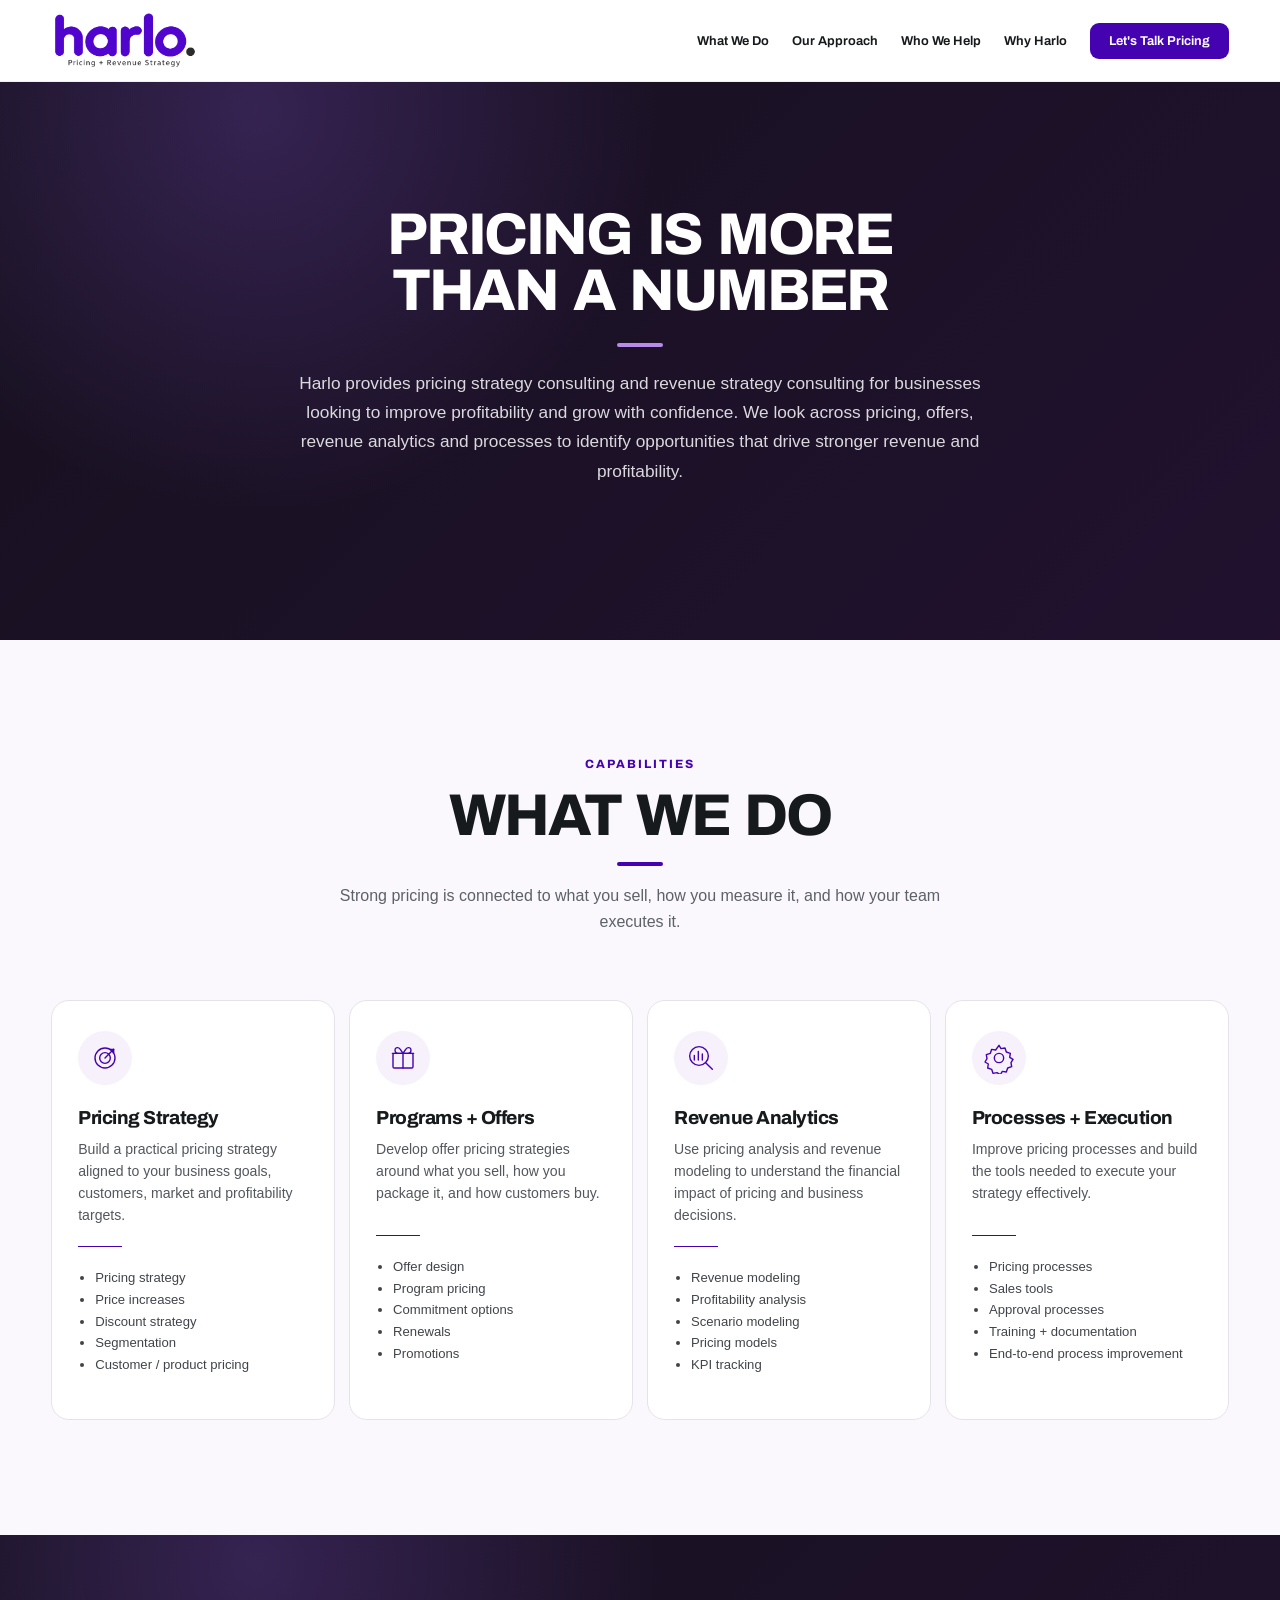
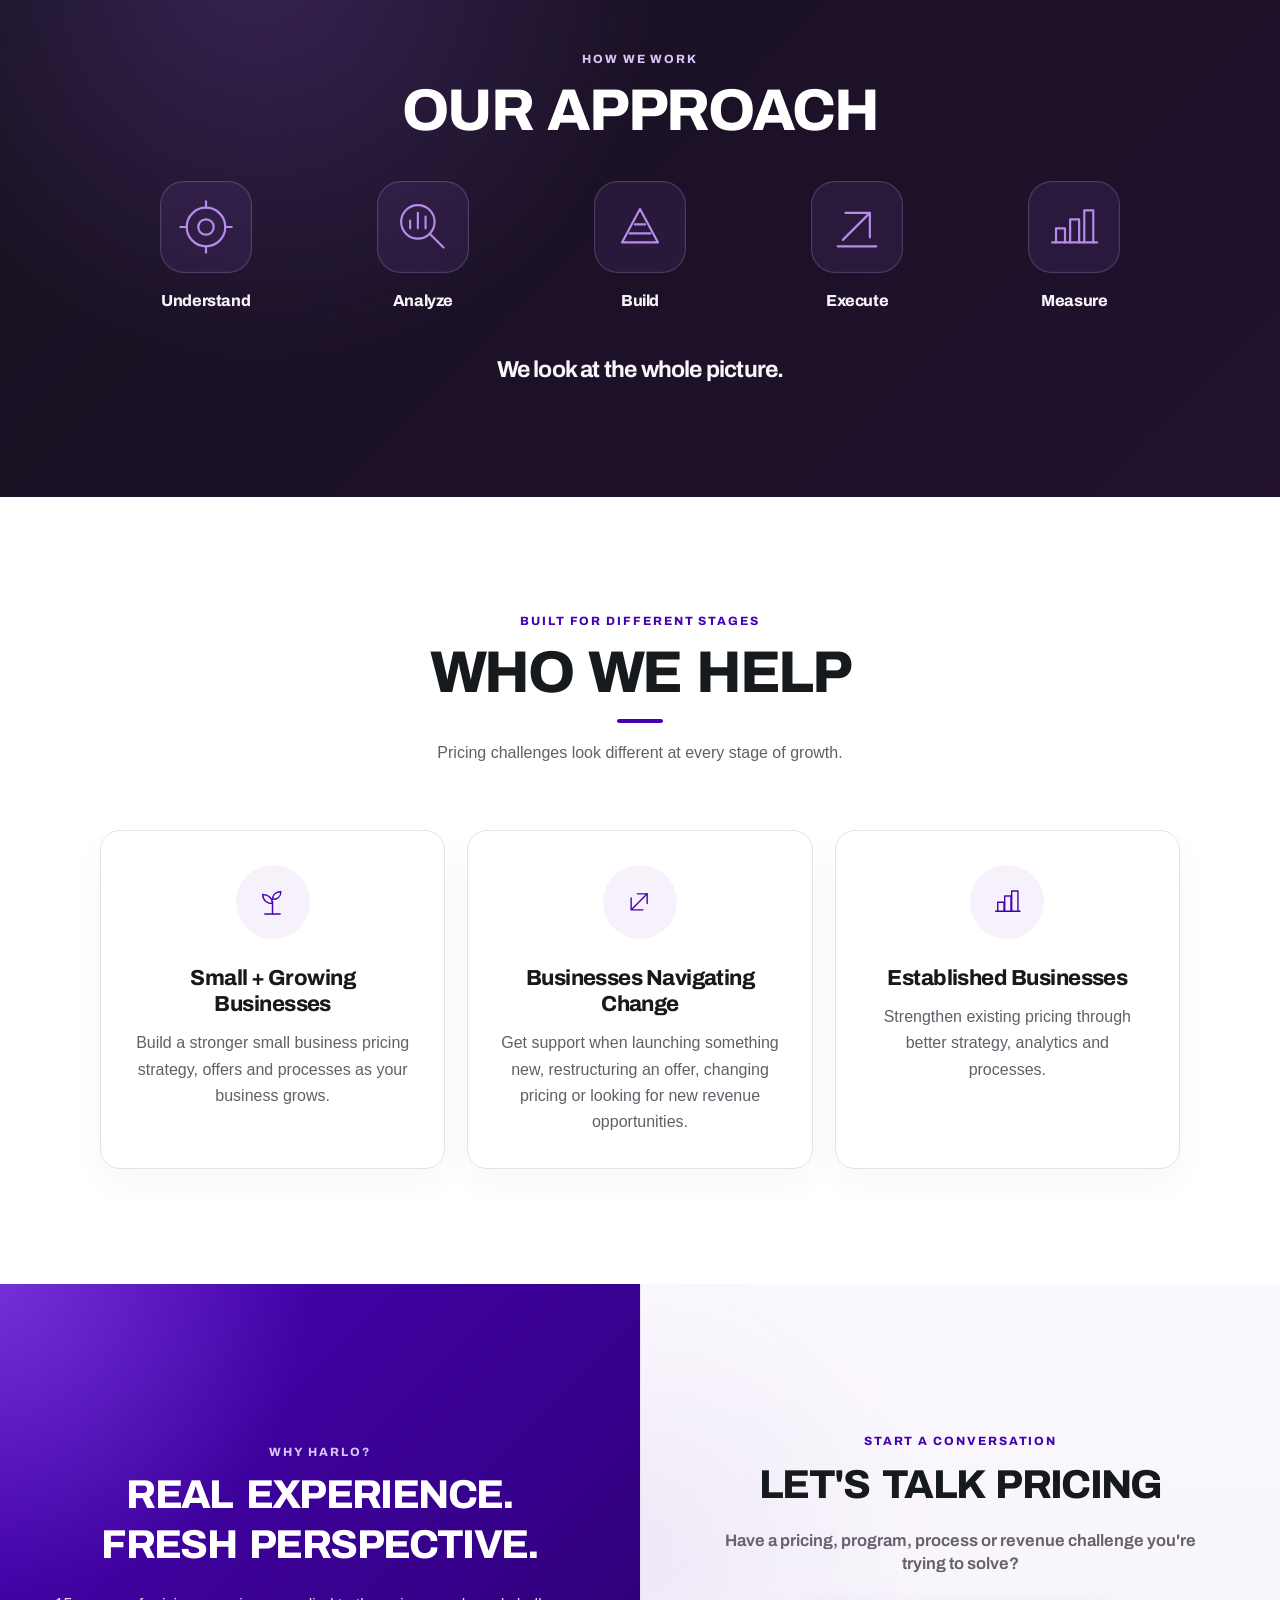
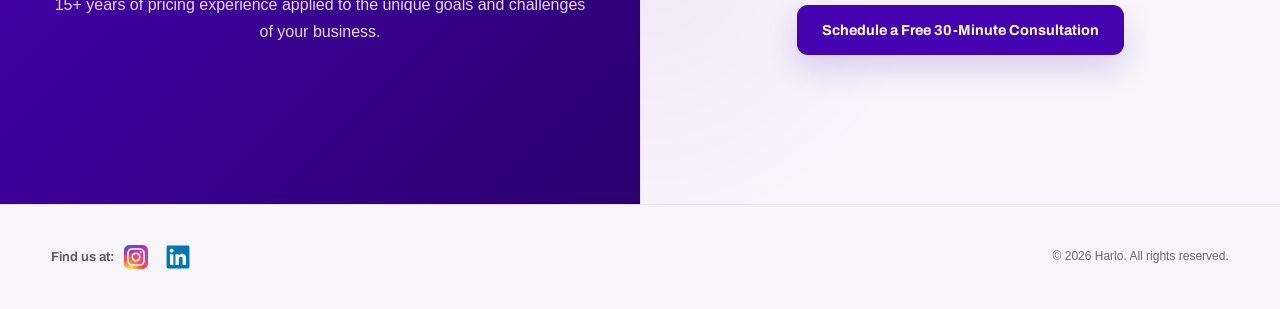
<file: index.html>
<!DOCTYPE html>
<html lang="en">
<head>
  <meta charset="UTF-8">
  <meta name="viewport" content="width=device-width, initial-scale=1.0">

  <title>Pricing Strategy Consultant | Harlo Pricing + Revenue Strategy</title>
  <meta name="description" content="Harlo provides pricing strategy consulting and revenue strategy consulting for growing businesses, including pricing analysis, revenue modeling, offer strategy and pricing process improvement.">
  <meta name="robots" content="index, follow">
  <link rel="canonical" href="https://www.harloconsulting.com/">
  <meta property="og:type" content="website">
  <meta property="og:title" content="Pricing Strategy Consultant | Harlo">
  <meta property="og:description" content="Pricing and revenue strategy consulting for growing businesses, from pricing analysis and revenue modeling to offer strategy and process improvement.">
  <meta property="og:url" content="https://www.harloconsulting.com/">

  <link rel="preconnect" href="https://fonts.googleapis.com">
  <link rel="preconnect" href="https://fonts.gstatic.com" crossorigin>
  <link
    href="https://fonts.googleapis.com/css2?family=Archivo:ital,wght@0,400;0,500;0,600;0,700;0,800;0,900;1,600;1,700;1,800&family=Bpmf+Huninn&display=swap"
    rel="stylesheet"
  >

  <link rel="stylesheet" href="assets/style.css">
  <script type="application/ld+json">
  {
    "@context": "https://schema.org",
    "@type": "ProfessionalService",
    "name": "Harlo",
    "url": "https://www.harloconsulting.com/",
    "description": "Pricing strategy consulting and revenue strategy consulting for growing businesses.",
    "serviceType": ["Pricing strategy consulting","Revenue strategy consulting","Pricing analysis","Revenue modeling","Offer pricing strategy","Pricing process improvement"]
  }
  </script>
</head>

<body>

  <header class="site-header">
    <a class="brand" href="#top" aria-label="Harlo home">
      <img
        class="brand-logo"
        src="assets/images/harlo-logo.png"
        alt="Harlo pricing and revenue strategy consulting"
      >
    </a>

    <nav class="site-nav" aria-label="Main navigation">
      <a href="#what-we-do">What We Do</a>
      <a href="#our-approach">Our Approach</a>
      <a href="#who-we-help">Who We Help</a>
      <a href="#why-harlo">Why Harlo</a>
      <a class="nav-cta" href="#lets-talk">Let's Talk Pricing</a>
    </nav>
  </header>

  <main id="top">

    <!-- HERO -->
    <section class="hero hero-centered" id="home">
      <div class="section-shell hero-shell">
        <h1>
          PRICING IS MORE
          <span>THAN A NUMBER</span>
        </h1>

        <div class="section-rule" aria-hidden="true"></div>

        <p class="hero-lede">
          Harlo provides pricing strategy consulting and revenue strategy consulting
          for businesses looking to improve profitability and grow with confidence.
          We look across pricing, offers, revenue analytics and processes to identify
          opportunities that drive stronger revenue and profitability.
        </p>
      </div>
    </section>


    <!-- WHAT WE DO -->
    <section class="section section-soft" id="what-we-do">
      <div class="section-shell">
        <div class="section-heading section-heading-centered">
          <p class="eyebrow">Capabilities</p>
          <h2>WHAT WE DO</h2>
          <div class="section-rule" aria-hidden="true"></div>
          <p>
            Strong pricing is connected to what you sell, how you measure it,
            and how your team executes it.
          </p>
        </div>

        <div class="services-grid">

          <article class="service-card">
            <div class="service-icon" aria-hidden="true">
              <svg viewBox="0 0 48 48">
                <circle cx="24" cy="24" r="15"></circle>
                <circle cx="24" cy="24" r="8"></circle>
                <path d="M24 24 37 11"></path>
                <path d="M32 11h5v5"></path>
              </svg>
            </div>

            <h3>Pricing Strategy</h3>

            <p>
              Build a practical pricing strategy aligned to your business goals,
              customers, market and profitability targets.
            </p>

            <div class="card-divider"></div>
            <ul>
              <li>Pricing strategy</li>
              <li>Price increases</li>
              <li>Discount strategy</li>
              <li>Segmentation</li>
              <li>Customer / product pricing</li>
            </ul>
          </article>


          <article class="service-card">
            <div class="service-icon" aria-hidden="true">
              <svg viewBox="0 0 48 48">
                <rect x="9" y="17" width="30" height="22" rx="2"></rect>
                <path d="M24 17v22M8 17h32M12 12c0-4 5-5 8-1l4 6H17c-3 0-5-2-5-5ZM36 12c0-4-5-5-8-1l-4 6h7c3 0 5-2 5-5Z"></path>
              </svg>
            </div>

            <h3>Programs + Offers</h3>

            <p>
              Develop offer pricing strategies around what you sell, how you package it,
              and how customers buy.
            </p>

            <div class="card-divider"></div>
            <ul>
              <li>Offer design</li>
              <li>Program pricing</li>
              <li>Commitment options</li>
              <li>Renewals</li>
              <li>Promotions</li>
            </ul>
          </article>


          <article class="service-card">
            <div class="service-icon" aria-hidden="true">
              <svg viewBox="0 0 48 48">
                <circle cx="21" cy="21" r="14"></circle>
                <path d="m31 31 10 10M14 27V20M20 27V14M26 27v-9"></path>
              </svg>
            </div>

            <h3>Revenue Analytics</h3>

            <p>
              Use pricing analysis and revenue modeling to understand the financial impact
              of pricing and business decisions.
            </p>

            <div class="card-divider"></div>
            <ul>
              <li>Revenue modeling</li>
              <li>Profitability analysis</li>
              <li>Scenario modeling</li>
              <li>Pricing models</li>
              <li>KPI tracking</li>
            </ul>
          </article>


          <article class="service-card">
            <div class="service-icon" aria-hidden="true">
              <svg viewBox="0 0 48 48">
                <circle cx="24" cy="24" r="7"></circle>
                <path d="m24 5 3 5 6-1 2 6 6 2-1 6 5 3-3 5 1 6-6 2-2 6-6-1-3 5-5-3-6 1-2-6-6-2 1-6-5-3 3-5-1-6 6-2 2-6 6 1Z"></path>
              </svg>
            </div>

            <h3>Processes + Execution</h3>

            <p>
              Improve pricing processes and build the tools needed to execute your strategy effectively.
            </p>

            <div class="card-divider"></div>
            <ul>
              <li>Pricing processes</li>
              <li>Sales tools</li>
              <li>Approval processes</li>
              <li>Training + documentation</li>
              <li>End-to-end process improvement</li>
            </ul>
          </article>

        </div>
      </div>
    </section>

        <!-- OUR APPROACH -->
    <section class="section section-dark approach-section" id="our-approach">
      <div class="section-shell">

        <div class="approach-heading">
          <p class="eyebrow eyebrow-light">How we work</p>
          <h2>OUR APPROACH</h2>
        </div>

        <div class="process-visuals">

          <div class="process-item">
            <div class="process-icon" aria-hidden="true">
              <svg viewBox="0 0 56 56">
                <circle cx="28" cy="28" r="15"></circle>
                <circle cx="28" cy="28" r="6"></circle>
                <path d="M28 13V8M43 28h5M28 43v5M13 28H8"></path>
              </svg>
            </div>
            <h3>Understand</h3>
          </div>

          <div class="process-item">
            <div class="process-icon" aria-hidden="true">
              <svg viewBox="0 0 56 56">
                <circle cx="24" cy="24" r="13"></circle>
                <path d="m34 34 10 10"></path>
                <path d="M18 29v-6M24 29V17M30 29v-9"></path>
              </svg>
            </div>
            <h3>Analyze</h3>
          </div>

          <div class="process-item">
            <div class="process-icon" aria-hidden="true">
              <svg viewBox="0 0 56 56">
                <path d="M14 40 28 14l14 26Z"></path>
                <path d="M20 33h16M24 26h8"></path>
              </svg>
            </div>
            <h3>Build</h3>
          </div>

          <div class="process-item">
            <div class="process-icon" aria-hidden="true">
              <svg viewBox="0 0 56 56">
                <path d="M17 38 38 17"></path>
                <path d="M19 17h19v19"></path>
                <path d="M13 43h30"></path>
              </svg>
            </div>
            <h3>Execute</h3>
          </div>

          <div class="process-item">
            <div class="process-icon" aria-hidden="true">
              <svg viewBox="0 0 56 56">
                <path d="M14 40V29h7v11M25 40V22h7v18M36 40V15h7v25"></path>
                <path d="M11 40h35"></path>
              </svg>
            </div>
            <h3>Measure</h3>
          </div>

        </div>

        <div class="approach-statement">
          <strong>We look at the whole picture.</strong>
        </div>

      </div>
    </section>


    <!-- WHO WE HELP -->
    <section class="section who-section" id="who-we-help">
      <div class="section-shell">

        <div class="section-heading section-heading-centered who-heading">
          <p class="eyebrow">Built for different stages</p>
          <h2>WHO WE HELP</h2>
          <div class="section-rule" aria-hidden="true"></div>
          <p>Pricing challenges look different at every stage of growth.</p>
        </div>

        <div class="audience-grid">

          <article class="audience-card">
            <div class="audience-icon" aria-hidden="true">
              <svg viewBox="0 0 56 56">
                <path d="M28 46V28"></path>
                <path d="M28 31c-8 0-14-5-14-13 8 0 14 5 14 13Z"></path>
                <path d="M28 25c7 0 12-4 12-11-7 0-12 4-12 11Z"></path>
                <path d="M17 46h22"></path>
              </svg>
            </div>
            <h3>Small + Growing Businesses</h3>
            <p>Build a stronger small business pricing strategy, offers and processes as your business grows.</p>
          </article>

          <article class="audience-card">
            <div class="audience-icon" aria-hidden="true">
              <svg viewBox="0 0 56 56">
                <path d="M17 39 39 17"></path>
                <path d="M25 17h14v14"></path>
                <path d="M16 23v17h17"></path>
              </svg>
            </div>
            <h3>Businesses Navigating Change</h3>
            <p>
              Get support when launching something new, restructuring an offer,
              changing pricing or looking for new revenue opportunities.
            </p>
          </article>

          <article class="audience-card">
            <div class="audience-icon" aria-hidden="true">
              <svg viewBox="0 0 56 56">
                <path d="M14 42V29h9v13"></path>
                <path d="M24 42V20h9v22"></path>
                <path d="M34 42V13h9v29"></path>
                <path d="M11 42h35"></path>
              </svg>
            </div>
            <h3>Established Businesses</h3>
            <p>Strengthen existing pricing through better strategy, analytics and processes.</p>
          </article>

        </div>
      </div>
    </section>





    <!-- WHY HARLO + CONTACT -->
    <div class="closing-split">
      <section class="why-section" id="why-harlo">
        <div class="why-shell">
          <p class="eyebrow eyebrow-light">WHY HARLO?</p>
          <h2><span>REAL EXPERIENCE.</span><span>FRESH PERSPECTIVE.</span></h2>
          <p class="why-lede">15+ years of pricing experience applied to the unique goals and challenges of your business.</p>
        </div>
      </section>

      <section class="contact-section" id="lets-talk">
        <div class="contact-shell">
          <div class="contact-copy">
            <p class="eyebrow">Start a conversation</p>
            <h2>LET'S TALK PRICING</h2>
            <p class="contact-lede">Have a pricing, program, process or revenue challenge you're trying to solve?</p>
            <a class="button button-primary contact-cta" href="mailto:natashj4@gmail.com?subject=Harlo%20Pricing%20Consultation">Schedule a Free 30-Minute Consultation</a>
          </div>
        </div>
      </section>
    </div>

  </main>

  <footer class="site-footer">
    <div class="footer-shell">
      <div class="footer-social">
        <span>Find us at:</span>
        <a
          class="instagram-link"
          href="https://www.instagram.com/"
          target="_blank"
          rel="noopener noreferrer"
          aria-label="Find Harlo on Instagram"
        >
          <img src="assets/images/instagram-logo.svg" class="instagram-logo">
        </a>
        <a
          class="linkedin-link"
          href="https://www.linkedin.com/"
          target="_blank"
          rel="noopener noreferrer"
          aria-label="Find Harlo on LinkedIn"
        >
          <img src="assets/images/linkedin-logo.svg" class="linkedin-logo">
        </a>
      </div>

      <p>© 2026 Harlo. All rights reserved.</p>
    </div>
  </footer>

</body>
</html>
</file>
<file: assets/style.css>
:root {
  --purple: #4502b0;
  --purple-deep: #2d006f;
  --purple-soft: #f6f1fb;
  --ink: #171a1d;
  --muted: #5d6168;
  --line: #dedee5;
  --white: #ffffff;
  --page: min(1240px, calc(100% - 8vw));
  --radius-sm: 14px;
  --radius-lg: 24px;
}

/* =========================================================
   RESET
========================================================= */

*,
*::before,
*::after {
  box-sizing: border-box;
}

html {
  scroll-behavior: smooth;
}

body {
  margin: 0;
  font-family: "Bpmf Huninn", sans-serif;
  color: var(--ink);
  background: var(--white);
  overflow-x: hidden;
}

img,
svg {
  display: block;
  max-width: 100%;
}

a {
  color: inherit;
  text-decoration: none;
}

button,
input,
textarea,
select {
  font: inherit;
}

/* =========================================================
   TYPOGRAPHY
========================================================= */

h1,
h2,
h3 {
  margin: 0;
  font-family: "Archivo", sans-serif;
}

h1 {
  font-size: clamp(3.7rem, 6.2vw, 6.8rem);
  font-weight: 780;
  line-height: 0.9;
  letter-spacing: -0.05em;
  text-transform: uppercase;
  word-spacing: 0.6rem;
}

h1 span {
  display: block;
}

h2 {
  font-size: clamp(2.5rem, 4.6vw, 4.9rem);
  font-weight: 770;
  line-height: 0.93;
  letter-spacing: -0.040em;
  text-transform: uppercase;
    word-spacing: 0.4rem;
}

h3 {
  font-size: 1.18rem;
  font-weight: 750;
  line-height: 1.2;
  letter-spacing: -0.025em;
}

p {
  margin: 0;
  font-size: 1rem;
  line-height: 1.65;
}

.eyebrow {
  margin-bottom: 13px;
  font-family: "Archivo", sans-serif;
  font-size: 0.75rem;
  font-weight: 760;
  letter-spacing: 0.16em;
  text-transform: uppercase;
  color: var(--purple);
}

.eyebrow-light {
  color: #d7c5f4;
}

/* =========================================================
   LAYOUT
========================================================= */

.section-shell {
  width: var(--page);
  margin: 0 auto;
}

.section {
  padding: clamp(82px, 9vw, 130px) 0;
}

.section-soft {
  background: #faf8fc;
}

.section-dark {
  color: var(--white);
  background:
    radial-gradient(circle at 20% 5%, rgba(137, 85, 222, 0.26), transparent 35%),
    linear-gradient(135deg, #17111f 0%, #21112f 100%);
}

.section-heading {
  max-width: 760px;
}

.section-heading-centered {
  margin: 0 auto clamp(42px, 5vw, 66px);
  text-align: center;
}

.section-heading-centered > p:last-child {
  max-width: 620px;
  margin: 17px auto 0;
  color: var(--muted);
}

.section-rule {
  width: 46px;
  height: 4px;
  margin: 19px auto 0;
  border-radius: 999px;
  background: var(--purple);
}

/* =========================================================
   HEADER
========================================================= */

.site-header {
  position: sticky;
  top: 0;
  z-index: 1000;
  width: 100%;
  min-height: 82px;
  margin: 0;
  padding-left: max(4vw, calc((100vw - 1240px) / 2));
  padding-right: max(4vw, calc((100vw - 1240px) / 2));
  display: flex;
  align-items: center;
  justify-content: space-between;
  gap: 28px;
  background: rgba(255, 255, 255, 0.94);
  border-bottom: 1px solid rgba(23, 26, 29, 0.06);
  backdrop-filter: blur(10px);
  -webkit-backdrop-filter: blur(10px);
}

.brand {
  display: inline-flex;
  align-items: center;
}

.brand-logo {
  display: block;
  width: clamp(148px, 11vw, 172px);
  height: auto;
  object-fit: contain;
}

.site-nav {
  display: flex;
  align-items: center;
  gap: clamp(17px, 1.8vw, 28px);
}

.site-nav > a {
  position: relative;
  font-family: "Archivo", sans-serif;
  font-size: 0.80rem;
  font-weight: 650;
  white-space: nowrap;
}

.site-nav > a:not(.nav-cta)::after {
  content: "";
  position: absolute;
  left: 0;
  right: 100%;
  bottom: -7px;
  height: 2px;
  background: var(--purple);
  transition: right 180ms ease;
}

.site-nav > a:not(.nav-cta):hover::after {
  right: 0;
}

.nav-cta {
  padding: 11px 19px;
  border-radius: 9px;
  color: var(--white);
  background: var(--purple);
}

/* =========================================================
   BUTTONS
========================================================= */

.button {
  min-height: 50px;
  display: inline-flex;
  align-items: center;
  justify-content: center;
  padding: 0 25px;
  border-radius: 11px;
  font-family: "Archivo", sans-serif;
  font-size: 0.9rem;
  font-weight: 700;
  transition: transform 160ms ease, box-shadow 160ms ease, background-color 160ms ease;
}

.button:hover {
  transform: translateY(-2px);
}

.button-primary {
  color: var(--white);
  background: var(--purple);
  box-shadow: 0 12px 30px rgba(69, 2, 176, 0.18);
}

.button-primary:hover {
  background: #39018f;
  box-shadow: 0 16px 34px rgba(69, 2, 176, 0.25);
}

.button-wide {
  width: 100%;
}

/* =========================================================
   HERO
========================================================= */

.hero {
  color: var(--white);
  background:
    radial-gradient(circle at 20% 5%, rgba(137, 85, 222, 0.26), transparent 35%),
    linear-gradient(135deg, #17111f 0%, #21112f 100%);
  border-top: 0;
  border-bottom: 0;
}

.hero-shell {
  min-height: clamp(500px, 62vh, 650px);
  max-width: 980px;
  display: flex;
  flex-direction: column;
  align-items: center;
  justify-content: center;
  padding: clamp(72px, 8vw, 108px) 0;
  text-align: center;
}

.hero h1 {
  max-width: 900px;
  font-size: clamp(2.5rem, 4.6vw, 4.9rem);
  font-weight: 770;
  line-height: 0.95;
  letter-spacing: -0.04em;
  word-spacing: 0.4rem;
}

.hero .section-rule {
  margin-top: 24px;
  background: #b78bea;
}

.hero-lede {
  max-width: 700px;
  margin: 22px auto 29px;
  font-size: clamp(1.02rem, 1.35vw, 1.16rem);
  line-height: 1.7;
  color: rgba(255, 255, 255, 0.84);
}

/* =========================================================
   SERVICES
========================================================= */

.services-grid {
  display: grid;
  grid-template-columns: repeat(4, minmax(0, 1fr));
  gap: 14px;
}

.service-card {
  min-height: 420px;
  display: flex;
  flex-direction: column;
  padding: 30px 26px;
  border: 1px solid #e6e2eb;
  border-radius: 18px;
  background: var(--white);
  transition: transform 180ms ease, box-shadow 180ms ease, border-color 180ms ease;
}

.service-card:hover {
  transform: translateY(-5px);
  border-color: rgba(69, 2, 176, 0.25);
  box-shadow: 0 20px 40px rgba(33, 24, 47, 0.07);
}

.service-icon,
.audience-icon {
  display: grid;
  place-items: center;
  border-radius: 50%;
  background: var(--purple-soft);
}

.service-icon {
  width: 54px;
  height: 54px;
  margin-bottom: 22px;
}

.service-icon svg {
  width: 32px;
  height: 32px;
}

.service-icon svg,
.audience-icon svg,
.process-icon svg {
  fill: none;
  stroke: var(--purple);
  stroke-width: 2.1;
  stroke-linecap: round;
  stroke-linejoin: round;
}

.service-card h3 {
  margin-bottom: 10px;
}

.service-card > p {
  min-height: 76px;
  font-size: 0.88rem;
  line-height: 1.55;
  color: #53575e;
}

.card-divider {
  width: 44px;
  height: 1px;
  margin: 20px 0;
  background: var(--purple);
}


.service-card ul {
  margin: 0;
  padding-left: 17px;
  font-size: 0.82rem;
  line-height: 1.65;
  color: #40444a;
}

/* =========================================================
   WHO WE HELP
========================================================= */

.who-section {
  background: var(--white);
}

.who-heading {
  max-width: 760px;
}

.audience-grid {
  max-width: 1080px;
  margin: 0 auto;
  display: grid;
  grid-template-columns: repeat(3, minmax(0, 1fr));
  gap: 22px;
}

.audience-card {
  min-height: 310px;
  display: flex;
  flex-direction: column;
  align-items: center;
  padding: 34px 30px 32px;
  border: 1px solid #e7e2eb;
  border-radius: 20px;
  background: #fff;
  text-align: center;
  box-shadow: 0 14px 35px rgba(38, 28, 52, 0.035);
}

.audience-icon {
  width: 74px;
  height: 74px;
  margin-bottom: 26px;
}

.audience-icon svg {
  width: 39px;
  height: 39px;
  stroke-width: 2;
}

.audience-card h3 {
  max-width: 280px;
  margin-bottom: 13px;
  font-size: clamp(1.25rem, 1.7vw, 1.55rem);
}

.audience-card p {
  max-width: 320px;
  color: var(--muted);
}

/* =========================================================
   OUR APPROACH
========================================================= */

.approach-section {
  overflow: hidden;
}

.approach-heading {
  margin: 0 auto clamp(30px, 4vw, 44px);
  text-align: center;
}

.process-visuals {
  max-width: 1060px;
  margin: 0 auto;
  display: grid;
  grid-template-columns: repeat(5, minmax(0, 1fr));
  gap: clamp(14px, 2vw, 28px);
}

.process-item {
  display: flex;
  flex-direction: column;
  align-items: center;
  text-align: center;
}

.process-icon {
  width: 92px;
  height: 92px;
  display: grid;
  place-items: center;
  margin-bottom: 18px;
  border: 1px solid rgba(205, 182, 242, 0.22);
  border-radius: 24px;
  background: rgba(151, 103, 226, 0.1);
  box-shadow: inset 0 0 0 1px rgba(255,255,255,0.025);
}

.process-icon svg {
  width: 72px;
  height: 72px;
  stroke: #b78bea;
  stroke-width: 1.7;
}

.process-item h3 {
  color: #f6f4f7;
  font-size: 1rem;
}

.approach-statement {
  margin-top: clamp(32px, 4vw, 46px);
  text-align: center;
}

.approach-statement strong {
  display: inline-block;
  font-family: "Archivo", sans-serif;
  font-size: clamp(1.18rem, 1.8vw, 1.62rem);
  font-weight: 700;
  letter-spacing: -0.035em;
  color: #f8f5fb;
}

/* =========================================================
   WHY HARLO + CONTACT
========================================================= */
.closing-split {
  display: grid;
  grid-template-columns: repeat(2, minmax(0, 1fr));
  align-items: stretch;
  background: #f8f5fb;
}

.why-section {
  min-width: 0;
  color: var(--white);
  background:
    radial-gradient(circle at 0% 0%, rgba(152, 92, 239, 0.52), transparent 38%),
    linear-gradient(135deg, #4a02b8 0%, #2a006f 100%);
}

.why-shell,
.contact-shell {
  min-height: 520px;
  padding: 72px clamp(30px, 4vw, 68px);
  display: flex;
  flex-direction: column;
  align-items: center;
  justify-content: center;
  text-align: center;
}

.why-shell h2,
.contact-copy h2 {
  font-size: clamp(2.05rem, 3.15vw, 3.55rem);
  line-height: 0.98;
}

.why-shell h2 { max-width: 620px; }
.why-shell h2 span { display: block; }
.why-shell h2 span + span { margin-top: 0.25em; }

.why-lede {
  max-width: 550px;
  margin-top: 28px;
  font-size: clamp(1rem, 1.2vw, 1.14rem);
  line-height: 1.65;
  color: rgba(255,255,255,.86);
}

.contact-section {
  min-width: 0;
  background:
    radial-gradient(circle at 0% 50%, rgba(69, 2, 176, 0.055), transparent 42%),
    linear-gradient(180deg, #fbf9fd 0%, #f7f4fa 100%);
  border-left: 1px solid rgba(69, 2, 176, 0.08);
}
.contact-copy { width: min(100%, 610px); text-align: center; }
.contact-copy h2 { margin-bottom: 24px; }
.contact-lede {
  margin-bottom: 12px;
  font-family: "Archivo", sans-serif;
  font-size: clamp(1.04rem, 1.3vw, 1.26rem);
  font-weight: 650;
  line-height: 1.4;
}
.contact-copy > p:last-of-type {
  max-width: 500px;
  margin: 0 auto;
  color: #66616d;
}
.contact-cta {
  margin-top: 30px;
  box-shadow: 0 14px 32px rgba(69, 2, 176, 0.16);
}

/* =========================================================
   FOOTER
========================================================= */

.site-footer {
  width: 100%;
  margin: 0;
  background: #f7f4fa;
  border-top: 1px solid rgba(69, 2, 176, 0.08);
}

.footer-shell {
  width: var(--page);
  min-height: 104px;
  margin: 0 auto;
  display: flex;
  align-items: center;
  justify-content: space-between;
  gap: 30px;
}


.footer-social {
  display: flex;
  align-items: center;
  gap: 2px;
  font-family: "Archivo", sans-serif;
  font-size: 0.82rem;
  font-weight: 650;
  color: #5f5966;
}

.instagram-link,
.linkedin-link {
  width: 40px;
  height: 40px;
  display: inline-grid;
  place-items: center;
  border-radius: 50%;
  color: var(--purple);
  transition: transform 160ms ease, background-color 160ms ease;
}

.instagram-link:hover,
.linkedin-link:hover {
  transform: translateY(-1px);
  background: rgba(69, 2, 176, 0.14);
}

.instagram-logo, .linkedin-logo {
  height: 24px;
  width: 24px;
}

.site-footer p {
  font-size: 0.75rem;
  color: #6b6670;
}

/* =========================================================
   RESPONSIVE — LAPTOP
========================================================= */

@media (max-width: 1100px) {
  :root {
    --page: min(100% - 48px, 1040px);
  }

  .site-header {
    min-height: 68px;
    padding-left: 24px;
    padding-right: 24px;
  }

  .services-grid {
    grid-template-columns: repeat(2, minmax(0, 1fr));
  }

  .service-card {
    min-height: 0;
  }

  .service-card > p {
    min-height: 0;
  }

  .process-icon {
    width: 82px;
    height: 82px;
  }
}

/* =========================================================
   RESPONSIVE — TABLET
========================================================= */

@media (max-width: 850px) {
  :root {
    --page: min(100% - 28px, 780px);
  }

  .site-header {
    min-height: auto;
    flex-direction: column;
    justify-content: center;
    gap: 7px;
    padding: 10px 14px 11px;
  }

  .brand-logo {
    width: 108px;
    max-width: 108px;
  }

  .site-nav {
    width: 100%;
    justify-content: center;
    flex-wrap: wrap;
    gap: 4px 12px;
  }

  .site-nav > a {
    min-height: 30px;
    display: inline-flex;
    align-items: center;
    font-size: 0.69rem;
  }

  .section {
    padding: 78px 0;
  }

  .services-grid {
    width: min(100%, 680px);
    margin-left: auto;
    margin-right: auto;
    grid-template-columns: 1fr;
    gap: 15px;
  }

  .service-card {
    min-height: 0;
    padding: 34px 34px 36px;
    align-items: center;
    text-align: center;
  }

  .service-card h3 {
    max-width: 440px;
  }

  .service-card > p {
    width: 100%;
    max-width: 450px;
    margin-left: auto;
    margin-right: auto;
    text-align: center;
  }

  .service-icon {
    margin-left: auto;
    margin-right: auto;
  }

  .card-divider {
    margin-left: auto;
    margin-right: auto;
  }

  .service-card ul {
    width: fit-content;
    max-width: 100%;
    margin-left: auto;
    margin-right: auto;
    text-align: left;
  }

  .audience-grid {
    grid-template-columns: 1fr;
    max-width: 620px;
  }

  .audience-card {
    min-height: 0;
  }

  .process-visuals {
    grid-template-columns: repeat(5, minmax(0, 1fr));
    gap: 10px;
  }

  .process-icon {
    width: 70px;
    height: 70px;
    border-radius: 20px;
  }

  .process-icon svg {
    width: 54px;
    height: 54px;
  }
}

/* =========================================================
   RESPONSIVE — PHONE
========================================================= */

@media (max-width: 620px) {
  :root {
    --page: calc(100% - 32px);
  }

  body {
    font-size: 16px;
  }

  /* Header */
  .site-header {
    width: 100%;
    max-width: 100%;
    margin: 0;
    padding: 8px 12px 9px;
    display: flex;
    flex-direction: column;
    align-items: center;
    justify-content: center;
    gap: 5px;
    border-bottom: 1px solid rgba(23, 26, 29, 0.06);
    overflow: visible;
  }

  .brand {
    width: auto;
    max-width: 100%;
    margin: 0;
    display: flex;
    justify-content: center;
    align-items: center;
    flex: 0 0 auto;
  }

  .brand-logo {
    width: 118px;
    max-width: 118px;
  }

  .site-nav {
    width: 100%;
    max-width: 440px;
    margin: 0 auto;
    padding: 0;
    display: flex;
    flex-wrap: wrap;
    align-items: center;
    justify-content: center;
    gap: 2px 5px;
    overflow: visible;
  }

  .site-nav > a {
    flex: 0 0 auto;
    min-height: 28px;
    display: inline-flex;
    align-items: center;
    justify-content: center;
    padding: 0 5px;
    font-size: 0.61rem;
    font-weight: 650;
    line-height: 1.1;
    white-space: nowrap;
  }

  .site-nav > a:not(.nav-cta)::after {
    display: none;
  }

  .site-nav > a:not(.nav-cta):active {
    color: var(--purple);
  }

  .site-nav > a:not(.nav-cta) {
    display: inline-flex;
  }

  .site-nav .nav-cta {
    display: inline-flex;
    min-height: 30px;
    padding: 0 10px;
    border-radius: 8px;
    font-size: 0.61rem;
    font-weight: 700;
    line-height: 1;
    white-space: nowrap;
  }


  /* Mobile type */
  h1 {
    font-size: clamp(2.45rem, 11.4vw, 3.05rem);
    line-height: 0.94;
    letter-spacing: -0.058em;
  }

  h2 {
    font-size: clamp(2rem, 8.4vw, 2.55rem);
    line-height: 0.96;
    letter-spacing: -0.05em;
  }

  h3 {
    font-size: 1.08rem;
    line-height: 1.24;
  }

  p {
    font-size: 0.96rem;
    line-height: 1.6;
  }

  .eyebrow {
    margin-bottom: 10px;
    font-size: 0.67rem;
    letter-spacing: 0.135em;
  }

  /* Hero */
  .hero-shell {
    min-height: 0;
    padding: 66px 0 70px;
  }

  .hero h1 {
    max-width: 100%;
    font-size: clamp(2rem, 8.4vw, 2.55rem);
    line-height: 0.98;
    letter-spacing: -0.05em;
  }

  .hero .section-rule {
    width: 40px;
    height: 3px;
    margin-top: 19px;
  }

  .hero-lede {
    max-width: 100%;
    margin: 18px auto 24px;
    font-size: 0.97rem;
    line-height: 1.62;
  }

  .button {
    min-height: 48px;
    padding: 0 21px;
    font-size: 0.84rem;
  }

  /* General sections */
  .section {
    padding: 62px 0;
  }

  .section-heading-centered {
    max-width: 100%;
    margin: 0 auto 31px;
  }

  .section-heading-centered > p:last-child {
    max-width: 100%;
    margin-top: 13px;
    font-size: 0.93rem;
    line-height: 1.56;
  }

  .section-rule {
    width: 38px;
    height: 3px;
    margin-top: 14px;
  }

  /* What We Do */
  .services-grid {
    width: 100%;
    gap: 16px;
  }

  .service-card {
    align-items: center;
    padding: 28px 22px 30px;
    border-radius: 18px;
    text-align: center;
  }

  .service-icon {
    width: 56px;
    height: 56px;
    margin: 0 0 17px;
  }

  .service-icon svg {
    width: 31px;
    height: 31px;
  }

  .service-card h3 {
    margin: 0 0 10px;
    font-size: 1.3rem;
  }

  .service-card > p {
    width: 100%;
    max-width: 100%;
    margin: 0;
    font-size: 0.99rem;
    line-height: 1.5;
    text-align: center;
  }

  .card-divider {
    width: 40px;
    height: 2px;
    margin: 18px auto 16px;
  }


  .service-card ul {
    width: fit-content;
    max-width: 100%;
    margin: 0 auto;
    padding-left: 18px;
    font-size: 0.9rem;
    line-height: 1.62;
    text-align: left;
  }

  /* Who We Help */
  .who-heading {
    margin-bottom: 30px;
  }

  .audience-grid {
    gap: 14px;
  }

  .audience-card {
    min-height: 0;
    padding: 28px 21px 29px;
    border-radius: 18px;
  }

  .audience-icon {
    width: 64px;
    height: 64px;
    margin-bottom: 19px;
  }

  .audience-icon svg {
    width: 34px;
    height: 34px;
  }

  .audience-card h3 {
    margin-bottom: 9px;
    font-size: 1.25rem;
  }

  .audience-card p {
    max-width: 100%;
    font-size: 0.94rem;
    line-height: 1.56;
  }

  /* Our Approach */
  .approach-heading {
    margin-bottom: 24px;
  }

  .process-visuals {
    max-width: 100%;
    grid-template-columns: repeat(2, minmax(0, 1fr));
    gap: 22px 16px;
  }

  .process-item:last-child {
    grid-column: 1 / -1;
  }

  .process-icon {
    width: 72px;
    height: 72px;
    margin-bottom: 10px;
    border-radius: 20px;
  }

  .process-icon svg {
    width: 50px;
    height: 50px;
  }

  .process-item h3 {
    font-size: 0.93rem;
  }

  .approach-statement {
    margin-top: 28px;
  }

  .approach-statement strong {
    max-width: 100%;
    font-size: 1.14rem;
    line-height: 1.3;
  }

  /* Why Harlo */
  .why-shell {
    min-height: 0;
    padding: 66px 0 70px;
  }

  .why-shell h2 {
    max-width: 100%;
  }

  .why-lede {
    max-width: 100%;
    margin-top: 21px;
    font-size: 0.98rem;
    line-height: 1.6;
  }

  /* Contact */
  .contact-shell {
    display: flex;
    justify-content: center;
  }

  .contact-copy {
    width: 100%;
    max-width: none;
    margin: 0;
    text-align: center;
  }

  .contact-copy h2 {
    margin-bottom: 16px;
  }

  .contact-lede {
    margin-bottom: 10px;
    font-size: 1.04rem;
    line-height: 1.42;
  }

  .contact-copy > p:last-of-type {
    max-width: none;
    font-size: 0.94rem;
    line-height: 1.58;
  }

  .contact-cta {
    width: min(100%, 380px);
    margin-top: 24px;
  }

  /* Footer */
  .site-footer {
    min-height: 0;
  }

  .footer-shell {
    min-height: 0;
    flex-direction: column;
    align-items: center;
    gap: 11px;
    padding: 27px 0 29px;
    text-align: center;
  }


  .site-footer p {
    font-size: 0.69rem;
  }
}

/* =========================================================
   SMALL PHONES
========================================================= */

@media (max-width: 390px) {
  :root {
    --page: calc(100% - 28px);
  }

  .site-header {
    padding-left: 14px;
    padding-right: 14px;
  }

  .brand-logo {
    width: 132px;
    max-width: 132px;
  }

  .site-nav {
    width: 100%;
    max-width: 360px;
    gap: 1px 4px;
  }

  .site-nav .nav-cta {
    min-height: 28px;
    padding: 0 8px;
    font-size: 0.59rem;
  }

  .site-nav > a {
    min-height: 27px;
    padding: 0 4px;
    font-size: 0.58rem;
  }


  h1 {
    font-size: 2.35rem;
  }

  h2 {
    font-size: 1.9rem;
  }

  .hero-shell,
  .why-shell {
    padding-top: 58px;
    padding-bottom: 62px;
  }

  .section {
    padding: 56px 0;
  }

  .service-card,
  .audience-card {
    padding-left: 18px;
    padding-right: 18px;
  }

  .process-visuals {
    gap: 20px 10px;
  }

  .process-icon {
    width: 68px;
    height: 68px;
  }

}

/* =========================================================
   ACCESSIBILITY
========================================================= */

@media (prefers-reduced-motion: reduce) {
  html {
    scroll-behavior: auto;
  }

  *,
  *::before,
  *::after {
    transition-duration: 0.01ms !important;
    animation-duration: 0.01ms !important;
    animation-iteration-count: 1 !important;
  }
}

/* Closing split responsive refinements */
@media (max-width: 850px) {
  .why-shell,
  .contact-shell {
    min-height: 470px;
    padding: 54px 22px;
  }

  .why-shell h2,
  .contact-copy h2 {
    font-size: clamp(1.8rem, 4.5vw, 2.55rem);
  }
}

@media (max-width: 620px) {
  .closing-split { grid-template-columns: 1fr; }

  .why-shell,
  .contact-shell {
    min-height: 0;
    padding: 62px 12px 66px;
  }

  .why-shell h2,
  .contact-copy h2 {
    font-size: clamp(2rem, 8.4vw, 2.55rem);
    line-height: .98;
  }

  .why-shell h2 span + span { margin-top: .3em; }

  .why-lede {
    max-width: 100%;
    margin-top: 22px;
    font-size: .98rem;
    line-height: 1.6;
  }

  .contact-copy { width: 100%; max-width: none; }
  .contact-copy h2 { margin-bottom: 16px; }
  .contact-lede { margin-bottom: 10px; font-size: 1.04rem; line-height: 1.42; }
  .contact-copy > p:last-of-type { max-width: none; font-size: .94rem; line-height: 1.58; }
  .contact-cta { width: min(100%, 380px); margin-top: 24px; }
}

@media (max-width: 620px) {
  .contact-section {
    border-left: 0;
    border-top: 1px solid rgba(69, 2, 176, 0.08);
    background:
      radial-gradient(circle at 50% 0%, rgba(69, 2, 176, 0.045), transparent 38%),
      linear-gradient(180deg, #fbf9fd 0%, #f7f4fa 100%);
  }
}

@media (max-width: 620px) {
  .footer-social {
    font-size: 0.78rem;
  }

  .instagram-link,
.linkedin-link {
    width: 28px;
    height: 28px;
  }
}

@media (max-width: 390px) {
  .process-icon svg {
    width: 46px;
    height: 46px;
  }
}
</file>
